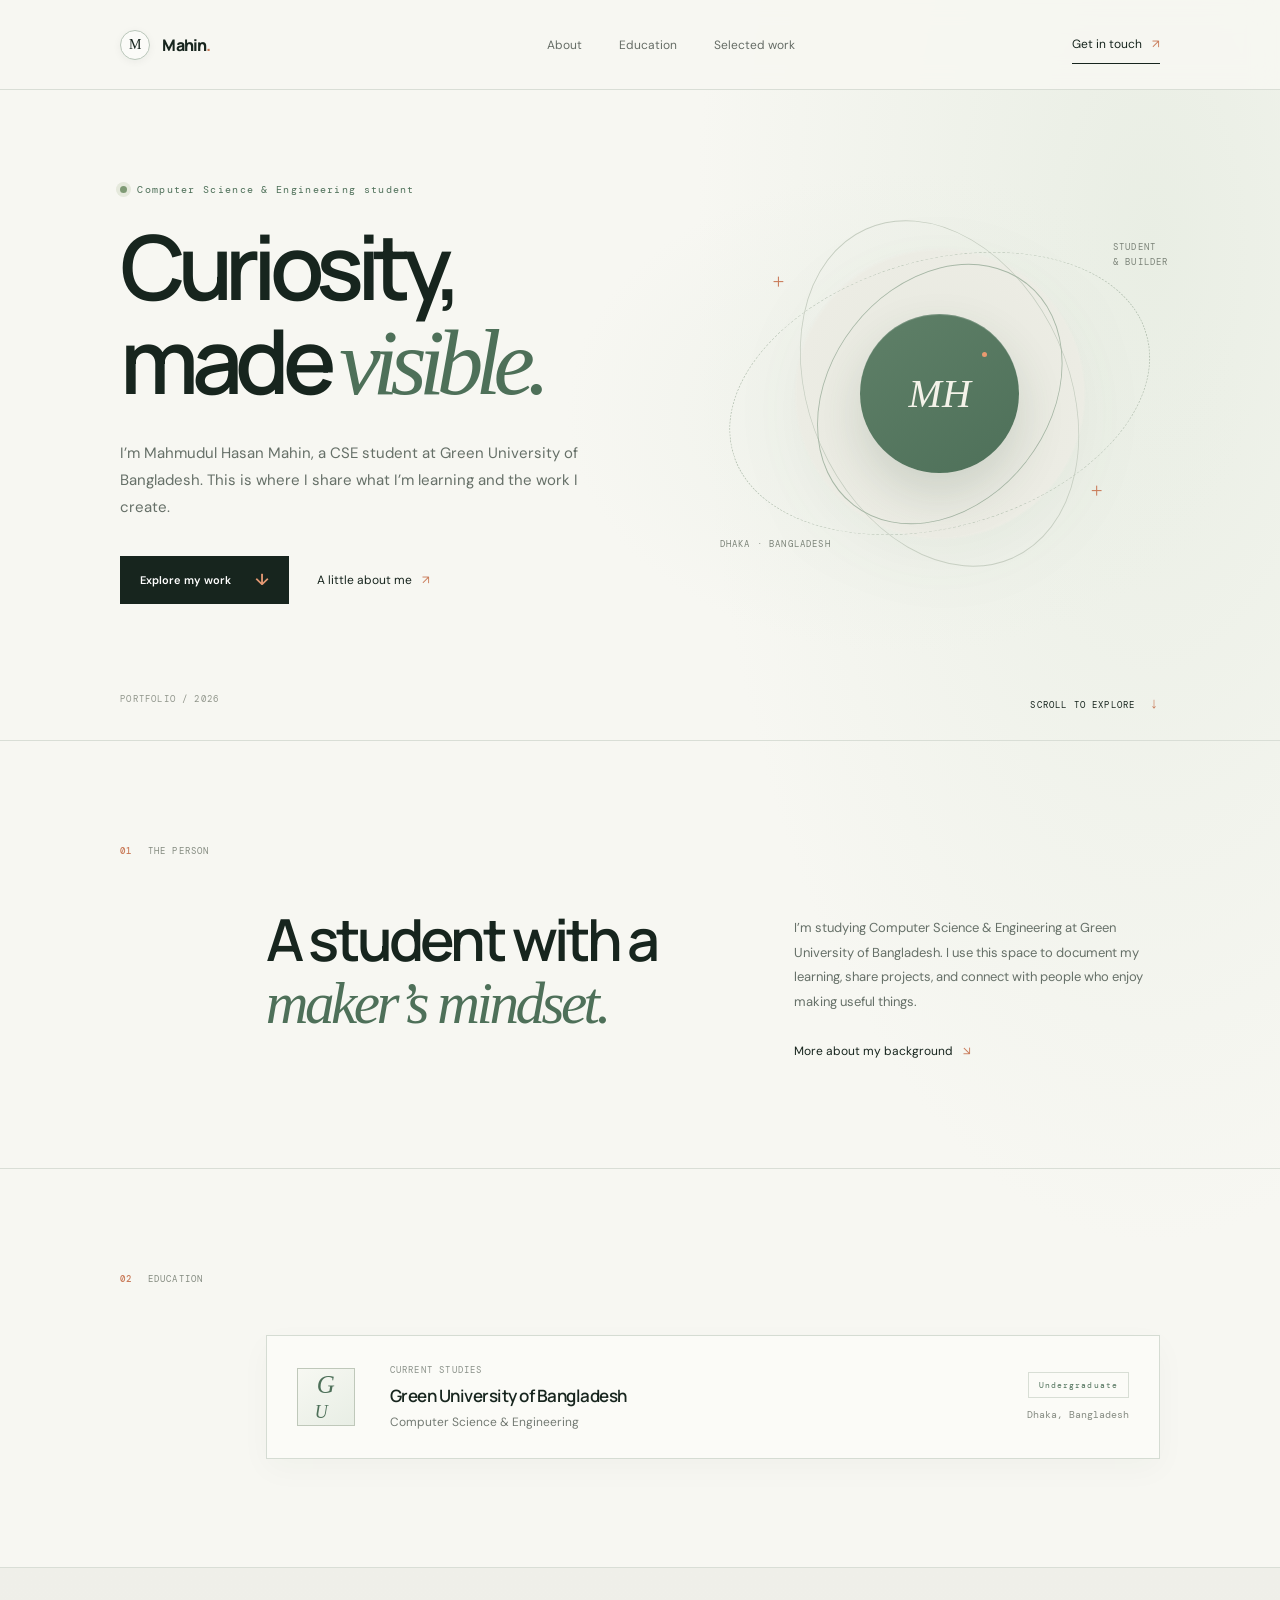
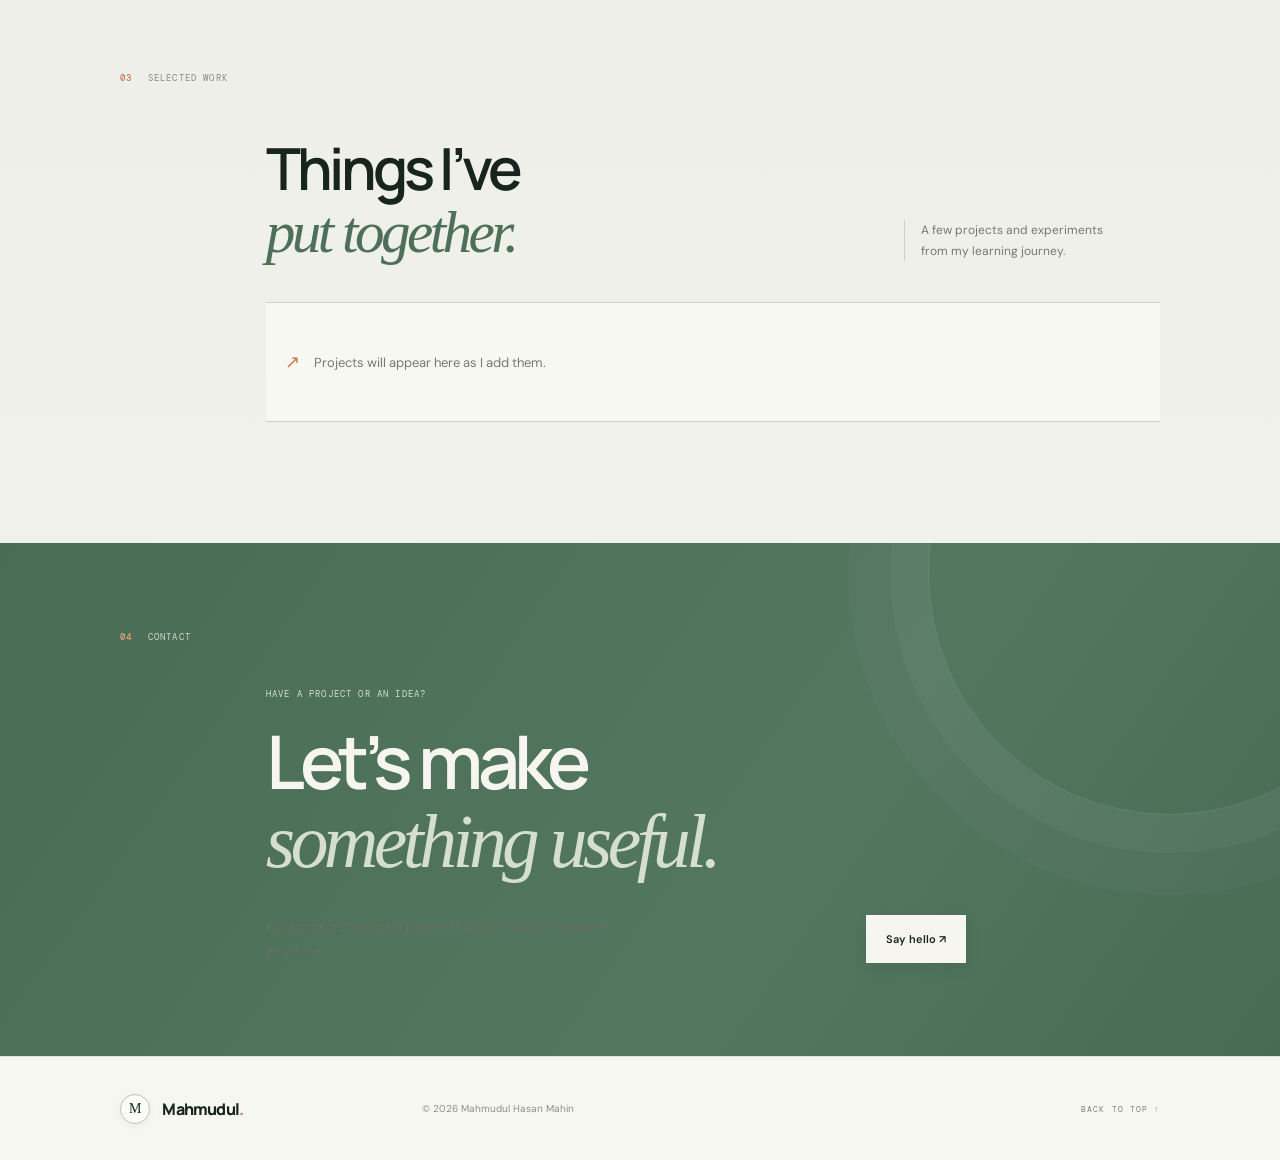
<file: index.html>
<!doctype html>
<html lang="en">
  <head>
    <meta charset="utf-8" />
    <meta name="viewport" content="width=device-width, initial-scale=1" />
    <meta name="theme-color" content="#f6f5f0" />
    <meta name="description" content="The portfolio of Mahmoodul Hasan Mahin, Computer Science & Engineering student at Green University of Bangladesh." />
    <title>Mahmoodul Hasan Mahin — Portfolio</title>
    <link rel="preconnect" href="https://fonts.googleapis.com" />
    <link rel="preconnect" href="https://fonts.gstatic.com" crossorigin />
    <link href="https://fonts.googleapis.com/css2?family=DM+Mono:wght@400;500&family=DM+Sans:wght@400;500;600;700&family=Manrope:wght@400;500;600;700;800&display=swap" rel="stylesheet" />
    <link rel="stylesheet" href="/styles.css" />
    <script src="https://identity.netlify.com/v1/netlify-identity-widget.js"></script>
    <script defer src="/app.js"></script>
  </head>
  <body>
    <div class="page-shell">
      <header class="topbar">
        <a class="wordmark" href="#home" aria-label="Mahmoodul Hasan Mahin home"><span class="wordmark-mark">M</span><span>Mahin<span class="wordmark-dot">.</span></span></a>
        <nav class="main-nav" aria-label="Main navigation">
          <a href="#about">About</a>
          <a href="#education">Education</a>
          <a href="#work">Selected work</a>
        </nav>
        <a class="nav-contact" href="#contact">Get in touch <span aria-hidden="true">↗</span></a>
        <button class="menu-toggle" aria-label="Open navigation" aria-expanded="false"><span></span><span></span></button>
      </header>

      <main id="home">
        <section class="hero section-wrap">
          <div class="hero-copy">
            <p class="eyebrow"><span class="status-dot"></span><span data-field="eyebrow">Computer Science &amp; Engineering student</span></p>
            <h1>Curiosity,<br />made <span class="serif-word">visible.</span></h1>
            <p class="hero-intro" data-field="intro">I’m Mahmoodul Hasan Mahin, a CSE student at Green University of Bangladesh. This is where I share what I’m learning and the work I create.</p>
            <div class="hero-actions">
              <a class="button button-dark" href="#work">Explore my work <span aria-hidden="true">↓</span></a>
              <a class="text-link" href="#about">A little about me <span aria-hidden="true">↗</span></a>
            </div>
          </div>
          <div class="hero-art" aria-label="Abstract line illustration">
            <div class="art-orbit orbit-one"></div><div class="art-orbit orbit-two"></div><div class="art-orbit orbit-three"></div>
            <div class="art-center"><span>MH</span><i></i></div>
            <div class="art-label label-top">STUDENT<br />&amp; BUILDER</div>
            <div class="art-label label-bottom">DHAKA · BANGLADESH</div>
            <span class="art-cross cross-one">+</span><span class="art-cross cross-two">+</span>
          </div>
          <div class="hero-bottom"><span>PORTFOLIO / 2026</span><a href="#about" aria-label="Scroll to about">SCROLL TO EXPLORE <span>↓</span></a></div>
        </section>

        <section class="about section-wrap" id="about">
          <div class="section-kicker"><span>01</span><span>THE PERSON</span></div>
          <div class="about-content">
            <h2 data-field="aboutHeading">A student with a<br /><span>maker’s mindset.</span></h2>
            <div class="about-text">
              <p data-field="aboutText">I’m studying Computer Science &amp; Engineering at Green University of Bangladesh. I use this space to document my learning, share projects, and connect with people who enjoy making useful things.</p>
              <a class="text-link" href="#education">More about my background <span aria-hidden="true">↘</span></a>
            </div>
          </div>
        </section>

        <section class="education section-wrap" id="education">
          <div class="section-kicker"><span>02</span><span>EDUCATION</span></div>
          <article class="education-card">
            <div class="education-icon" aria-hidden="true">G<span>U</span></div>
            <div class="education-info">
              <p class="card-overline">CURRENT STUDIES</p>
              <h3 data-field="university">Green University of Bangladesh</h3>
              <p data-field="degree">Computer Science &amp; Engineering</p>
            </div>
            <div class="education-meta"><span class="education-tag">Undergraduate</span><span class="education-location">Dhaka, Bangladesh</span></div>
          </article>
        </section>

        <section class="work-section section-wrap" id="work">
          <div class="section-kicker"><span>03</span><span>SELECTED WORK</span></div>
          <div class="work-heading"><h2>Things I’ve<br /><span>put together.</span></h2><p>A few projects and experiments from my learning journey.</p></div>
          <div class="project-grid" id="project-grid" aria-live="polite"></div>
        </section>

        <section class="contact section-wrap" id="contact">
          <div class="section-kicker"><span>04</span><span>CONTACT</span></div>
          <div class="contact-content">
            <p class="eyebrow">HAVE A PROJECT OR AN IDEA?</p>
            <h2>Let’s make<br /><span>something useful.</span></h2>
      <div class="contact-row"><p data-field="contactNote">I’m always open to thoughtful conversations and new ideas.</p><a id="contact-link" class="button button-light" href="#footer-links">Contact details <span aria-hidden="true">↗</span></a></div>
          </div>
        </section>
      </main>

      <footer class="footer section-wrap">
        <a class="wordmark" href="#home"><span class="wordmark-mark">M</span><span>Mahin<span class="wordmark-dot">.</span></span></a>
        <span class="footer-copy">© <span id="year"></span> Mahmoodul Hasan Mahin</span>
        <div class="footer-links" id="footer-links"></div>
        <a class="back-top" href="#home">BACK TO TOP ↑</a>
      </footer>
    </div>
  </body>
</html>
</file>
<file: styles.css>
:root{--paper:#f6f5f0;--ink:#19251f;--muted:#727871;--green:#547560;--line:#d8d9d0;--orange:#d77952;--serif:Georgia,'Times New Roman',serif;--sans:'DM Sans',Arial,sans-serif;--display:'Manrope',var(--sans);--mono:'DM Mono',monospace}*{box-sizing:border-box}html{scroll-behavior:smooth}body{margin:0;background:var(--paper);color:var(--ink);font-family:var(--sans);-webkit-font-smoothing:antialiased}.page-shell{max-width:1600px;margin:auto;overflow:hidden}.section-wrap{padding-left:9.4%;padding-right:9.4%}.topbar{height:90px;padding:0 9.4%;display:flex;align-items:center;justify-content:space-between;border-bottom:1px solid var(--line)}.wordmark{display:inline-flex;align-items:center;gap:10px;color:var(--ink);font:800 16px var(--display);text-decoration:none;letter-spacing:-.05em}.wordmark-mark{width:30px;height:30px;display:grid;place-items:center;border:1px solid var(--ink);border-radius:50%;font:500 14px var(--serif);letter-spacing:0}.wordmark-dot{color:var(--orange)}.main-nav{display:flex;gap:37px;margin-left:60px}.main-nav a,.nav-contact,.text-link{font-size:12px;color:var(--ink);text-decoration:none}.main-nav a{color:#666d66;transition:color .2s}.main-nav a:hover,.text-link:hover{color:var(--orange)}.nav-contact{padding:11px 0;border-bottom:1px solid var(--ink)}.nav-contact span,.text-link span{color:var(--orange);margin-left:7px}.menu-toggle{display:none;border:0;background:none}.hero{min-height:650px;position:relative;display:grid;grid-template-columns:1.1fr .9fr;align-items:center;padding-top:55px;padding-bottom:98px}.hero-copy{max-width:610px;position:relative;z-index:2}.eyebrow,.section-kicker,.hero-bottom,.card-overline,.art-label,.education-tag,.back-top{font:10px var(--mono);letter-spacing:.13em}.eyebrow{color:var(--green);display:flex;align-items:center;gap:10px}.status-dot{width:7px;height:7px;background:#7f9a75;border-radius:50%;display:inline-block;box-shadow:0 0 0 4px #e5e9dc}h1,h2,h3,p{margin-top:0}.hero h1{font:600 clamp(58px,7vw,96px)/.98 var(--display);letter-spacing:-.075em;margin:28px 0 24px}.serif-word{font:italic 500 1.04em var(--serif);letter-spacing:-.085em;color:var(--green)}.hero-intro{max-width:460px;font-size:15px;line-height:1.8;color:#737a73}.hero-actions{display:flex;align-items:center;gap:28px;margin-top:35px}.button{height:48px;padding:0 20px;display:inline-flex;align-items:center;justify-content:center;gap:24px;text-decoration:none;font-size:11px;font-weight:600;transition:transform .2s,background .2s}.button:hover{transform:translateY(-2px)}.button-dark{background:var(--ink);color:white}.button-dark span{color:#e59a74;font-size:16px}.hero-art{width:min(36vw,440px);aspect-ratio:1;justify-self:end;position:relative;border-radius:50%;background:radial-gradient(circle at center,#e7e9df 0,#ecece4 46%,transparent 47%)}.art-orbit{position:absolute;border:1px solid #c6cec1;border-radius:50%;inset:9%;transform:rotate(-24deg) scaleX(.72)}.orbit-two{inset:18%;transform:rotate(38deg) scaleX(.78);border-color:#a8b8a7}.orbit-three{inset:1%;transform:rotate(74deg) scaleX(.62);border-style:dashed;border-color:#b9c5b6}.art-center{position:absolute;inset:32%;display:grid;place-items:center;background:var(--green);color:#f4f2e9;border-radius:50%;font:italic 40px var(--serif);box-shadow:0 20px 45px #344b382c}.art-center i{width:5px;height:5px;background:#e99a70;border-radius:50%;position:absolute;right:20%;top:24%}.art-label{position:absolute;font-size:9px;line-height:1.7;color:#7b8378}.label-top{top:15%;right:-2%}.label-bottom{bottom:14%;left:0}.art-cross{position:absolute;color:var(--orange);font:21px var(--serif)}.cross-one{top:22%;left:12%}.cross-two{bottom:25%;right:13%}.hero-bottom{position:absolute;bottom:27px;left:9.4%;right:9.4%;display:flex;justify-content:space-between;color:#91968c;font-size:9px}.hero-bottom a{color:var(--ink);text-decoration:none}.hero-bottom a span{color:var(--orange);font-size:15px;margin-left:8px}.about,.education,.work-section{padding-top:90px;padding-bottom:95px;border-top:1px solid var(--line)}.section-kicker{display:flex;gap:15px;color:#848b80;font-size:9px}.section-kicker span:first-child{color:var(--orange)}.about-content{display:grid;grid-template-columns:1fr .8fr;gap:8%;margin:52px 0 0 14%}.about h2,.work-heading h2{font:600 clamp(37px,5vw,58px)/1.1 var(--display);letter-spacing:-.065em;margin:0}.about h2 span,.work-heading h2 span,.contact h2 span{font:italic 500 1.02em var(--serif);color:var(--green);letter-spacing:-.06em}.about-text{max-width:440px;padding-top:7px}.about-text p,.contact-row p{font-size:13px;line-height:1.9;color:#6f776f;margin-bottom:24px}.education-card{margin:50px 0 0 14%;padding:28px 30px;display:grid;grid-template-columns:70px 1fr auto;align-items:center;gap:23px;border:1px solid var(--line);background:#f8f7f3}.education-icon{width:58px;height:58px;border:1px solid #bfc8ba;display:grid;place-items:center;color:var(--green);font:italic 25px var(--serif);position:relative}.education-icon span{font-size:18px;margin-left:-9px}.card-overline{font-size:9px;color:#8a9189;margin-bottom:8px}.education-info h3{font:600 17px var(--display);letter-spacing:-.03em;margin:0 0 7px}.education-info p:last-child{font-size:12px;color:#737a73;margin:0}.education-meta{display:flex;flex-direction:column;align-items:flex-end;gap:10px}.education-tag{padding:7px 10px;border:1px solid #d8ded5;color:var(--green);font-size:8px}.education-location{color:#858b82;font:10px var(--mono)}.work-section{background:#edece5}.work-heading{display:flex;align-items:flex-end;justify-content:space-between;margin:47px 0 35px 14%}.work-heading p{width:220px;margin:0 4% 6px 0;color:#727971;font-size:12px;line-height:1.7}.project-grid{margin-left:14%;display:grid;grid-template-columns:repeat(2,1fr);gap:16px}.project-card{min-height:220px;padding:24px;background:var(--paper);border:1px solid #ddded5;display:flex;flex-direction:column;justify-content:space-between;text-decoration:none;color:var(--ink);transition:transform .22s,border-color .22s}.project-card:hover{transform:translateY(-4px);border-color:#a9b7a7}.project-top{display:flex;justify-content:space-between;color:#8c948b;font:10px var(--mono)}.project-arrow{font:20px var(--serif);color:var(--orange)}.project-card h3{font:600 22px var(--display);letter-spacing:-.045em;margin:20px 0 8px}.project-card p{font-size:12px;line-height:1.7;color:#747b73;margin:0;max-width:410px}.project-tags{display:flex;gap:7px;flex-wrap:wrap;margin-top:20px}.project-tags span{font:9px var(--mono);padding:6px 8px;border:1px solid var(--line);color:#667066}.project-empty{grid-column:1/-1;padding:26px 0;color:#737a73;font-size:13px;border-top:1px solid #d8d9d0}.contact{padding-top:88px;padding-bottom:92px;background:var(--green);color:#f6f5f0}.contact .section-kicker,.contact .section-kicker span:first-child{color:#ced8cc}.contact .section-kicker span:first-child{color:#e9a17c}.contact-content{margin:45px 0 0 14%}.contact .eyebrow{color:#d5dfd2;font-size:9px}.contact h2{font:600 clamp(44px,6vw,74px)/1.04 var(--display);letter-spacing:-.07em;margin:24px 0 30px}.contact h2 span{color:#d4dfd0}.contact-row{display:flex;align-items:center;justify-content:space-between;max-width:700px}.contact-row p{color:#d3dbd0;max-width:350px;margin:0}.button-light{background:#f6f5f0;color:var(--ink)}.button-light span{color:var(--orange);font-size:16px}.footer{min-height:104px;display:grid;grid-template-columns:1fr 1.2fr 1fr auto;align-items:center;gap:22px}.footer-copy{font-size:10px;color:#899087}.footer-links{display:flex;gap:15px}.footer-links a{font:9px var(--mono);color:#69716a;text-decoration:none}.footer-links a:hover{color:var(--orange)}.back-top{color:#7c857b;text-decoration:none;font-size:8px;white-space:nowrap}
@media(max-width:850px){.section-wrap{padding-left:7%;padding-right:7%}.topbar{padding:0 7%}.main-nav{gap:20px;margin-left:0}.hero{min-height:570px;grid-template-columns:1fr .75fr}.hero-art{width:min(37vw,340px)}.hero-bottom{left:7%;right:7%}.about-content,.education-card,.work-heading,.project-grid,.contact-content{margin-left:7%}.about-content{gap:5%}.footer{grid-template-columns:1fr 1fr}.footer-links{order:4}.back-top{justify-self:end}}@media(max-width:620px){.topbar{height:72px}.main-nav{display:none;position:absolute;top:72px;left:0;right:0;padding:22px 7%;background:var(--paper);border-bottom:1px solid var(--line);z-index:4;flex-direction:column;gap:20px}.main-nav.open{display:flex}.nav-contact{margin-left:auto;margin-right:18px;font-size:10px}.menu-toggle{display:flex;width:24px;height:24px;padding:5px 1px;flex-direction:column;justify-content:center;gap:5px}.menu-toggle span{height:1px;background:var(--ink);width:20px}.hero{display:flex;flex-direction:column;align-items:flex-start;min-height:auto;padding-top:67px;padding-bottom:110px}.hero h1{font-size:62px}.hero-intro{font-size:14px}.hero-art{width:min(76vw,350px);align-self:center;margin:48px 0 0}.hero-bottom{bottom:25px}.about,.education,.work-section{padding-top:64px;padding-bottom:68px}.about-content{display:block;margin:37px 0 0}.about h2,.work-heading h2{font-size:41px}.about-text{margin-top:25px}.education-card{margin:35px 0 0;padding:20px;grid-template-columns:55px 1fr;gap:15px}.education-icon{width:48px;height:48px}.education-meta{grid-column:2;align-items:flex-start;flex-direction:row;flex-wrap:wrap}.education-info h3{font-size:15px}.work-heading{display:block;margin:36px 0 28px}.work-heading p{width:auto;margin-top:18px}.project-grid{grid-template-columns:1fr;margin:0}.project-card{min-height:190px}.contact{padding-top:64px;padding-bottom:70px}.contact-content{margin:35px 0 0}.contact h2{font-size:53px}.contact-row{align-items:flex-start;flex-direction:column;gap:22px}.footer{padding-top:24px;padding-bottom:24px;grid-template-columns:1fr 1fr;gap:17px}.footer-copy{justify-self:end;text-align:right}.footer-links{order:initial}.back-top{justify-self:end}}

/* Quiet polish: stronger hierarchy, softer surfaces, and subtle motion. */
:root{--paper:#f7f7f2;--ink:#17251e;--muted:#68736a;--green:#4e7059;--line:#d9ded6;--orange:#c97a58}
html{scroll-padding-top:90px}
body{background:radial-gradient(ellipse at 90% 9%,#e9eee4 0,transparent 28%),var(--paper)}
.topbar{position:sticky;top:0;z-index:10;background:#f7f7f2eF;backdrop-filter:blur(14px);-webkit-backdrop-filter:blur(14px);transition:box-shadow .25s}
.wordmark{gap:12px}.wordmark-mark{background:#fbfbf8;border-color:#b9c6b9;box-shadow:0 2px 8px #1a2b1f0d}
.main-nav a{position:relative;padding:8px 0}.main-nav a::after{content:"";position:absolute;left:0;right:100%;bottom:2px;height:1px;background:var(--green);transition:right .25s}.main-nav a:hover::after,.main-nav a:focus-visible::after{right:0}
.nav-contact{transition:color .2s,border-color .2s}.nav-contact:hover{color:var(--green);border-color:var(--green)}
.hero{isolation:isolate}.hero::before{content:"";position:absolute;z-index:-1;width:54%;height:75%;right:2%;top:12%;background:radial-gradient(ellipse,#e9eee5ad 0,transparent 70%);pointer-events:none}
.hero h1{font-weight:600;line-height:.94;letter-spacing:-.083em}.hero-intro{color:#667068}.hero-art{filter:drop-shadow(0 18px 32px #3347390b)}
.art-orbit{animation:orbit-drift 28s ease-in-out infinite alternate;transform-origin:center}.orbit-two{animation-duration:34s;animation-direction:alternate-reverse}.orbit-three{animation-duration:40s}
@keyframes orbit-drift{from{rotate:-3deg}to{rotate:4deg}}
.art-center{background:linear-gradient(145deg,#5f8068,var(--green));box-shadow:0 22px 48px #344b3828, inset 0 1px 0 #ffffff2b}
.about,.education,.work-section{padding-top:104px;padding-bottom:108px}
.section-kicker{align-items:center}.section-kicker span:first-child{font-weight:500}
.about-content{align-items:start}.about h2,.work-heading h2{line-height:1.04}
.about-text p,.contact-row p{color:#667068}
.education-card{border-color:#d5dcd3;background:#fbfbf7;box-shadow:0 10px 30px #26382b08;transition:transform .25s,border-color .25s,box-shadow .25s}.education-card:hover{transform:translateY(-2px);border-color:#bac9b9;box-shadow:0 15px 34px #26382b10}
.education-icon{background:linear-gradient(145deg,#f7f8f2,#e8eee5)}
.work-section{background:linear-gradient(180deg,#efefe9 0,#f1f1eb 100%)}
.work-heading{margin-top:54px}.work-heading p{border-left:1px solid #cbd3c8;padding-left:16px}
.project-card{border:0;border-top:1px solid #cbd3c8;background:#f8f8f3;min-height:230px;transition:transform .25s,background .25s,box-shadow .25s}.project-card:hover{background:#fff;box-shadow:0 14px 28px #26382b0a}
.project-empty{position:relative;min-height:120px;display:flex;align-items:center;padding:26px 24px 26px 48px;border-top:1px solid #cbd3c8;border-bottom:1px solid #cbd3c8;background:#f8f8f3}.project-empty::before{content:"↗";position:absolute;left:19px;color:var(--orange);font:18px var(--serif)}
.contact{position:relative;isolation:isolate;overflow:hidden;background:linear-gradient(125deg,#496c54 0,#547760 62%,#486b54 100%)}.contact::after{content:"";position:absolute;z-index:-1;width:480px;height:480px;right:-130px;top:-210px;border:1px solid #ffffff20;border-radius:50%;box-shadow:0 0 0 38px #ffffff08,0 0 0 80px #ffffff06}.contact h2{line-height:1.01}.button-light{box-shadow:0 5px 15px #18332216}.button-light:hover{background:#fff}
.footer{border-top:1px solid #e2e4dc}.footer-links a{transition:color .2s}.back-top{transition:color .2s}.back-top:hover{color:var(--green)}
:focus-visible{outline:2px solid var(--orange);outline-offset:4px}
@media(max-width:850px){.about,.education,.work-section{padding-top:82px;padding-bottom:86px}.topbar{height:78px}.hero::before{width:72%;right:-12%}}
@media(max-width:620px){html{scroll-padding-top:72px}.topbar{height:72px}.main-nav{background:#f7f7f2f5;backdrop-filter:blur(14px);-webkit-backdrop-filter:blur(14px)}.hero{padding-top:59px}.hero::before{width:100%;height:54%;right:-20%;top:20%}.hero-art{filter:none}.about,.education,.work-section{padding-top:68px;padding-bottom:70px}.work-heading p{border:0;padding-left:0}.project-empty{min-height:104px}.contact::after{width:280px;height:280px;right:-170px;top:-100px}.footer{border-top:1px solid var(--line)}}
@media(prefers-reduced-motion:reduce){html{scroll-behavior:auto}*,*::before,*::after{animation-duration:.01ms!important;animation-iteration-count:1!important;scroll-behavior:auto!important;transition-duration:.01ms!important}}
</file>
